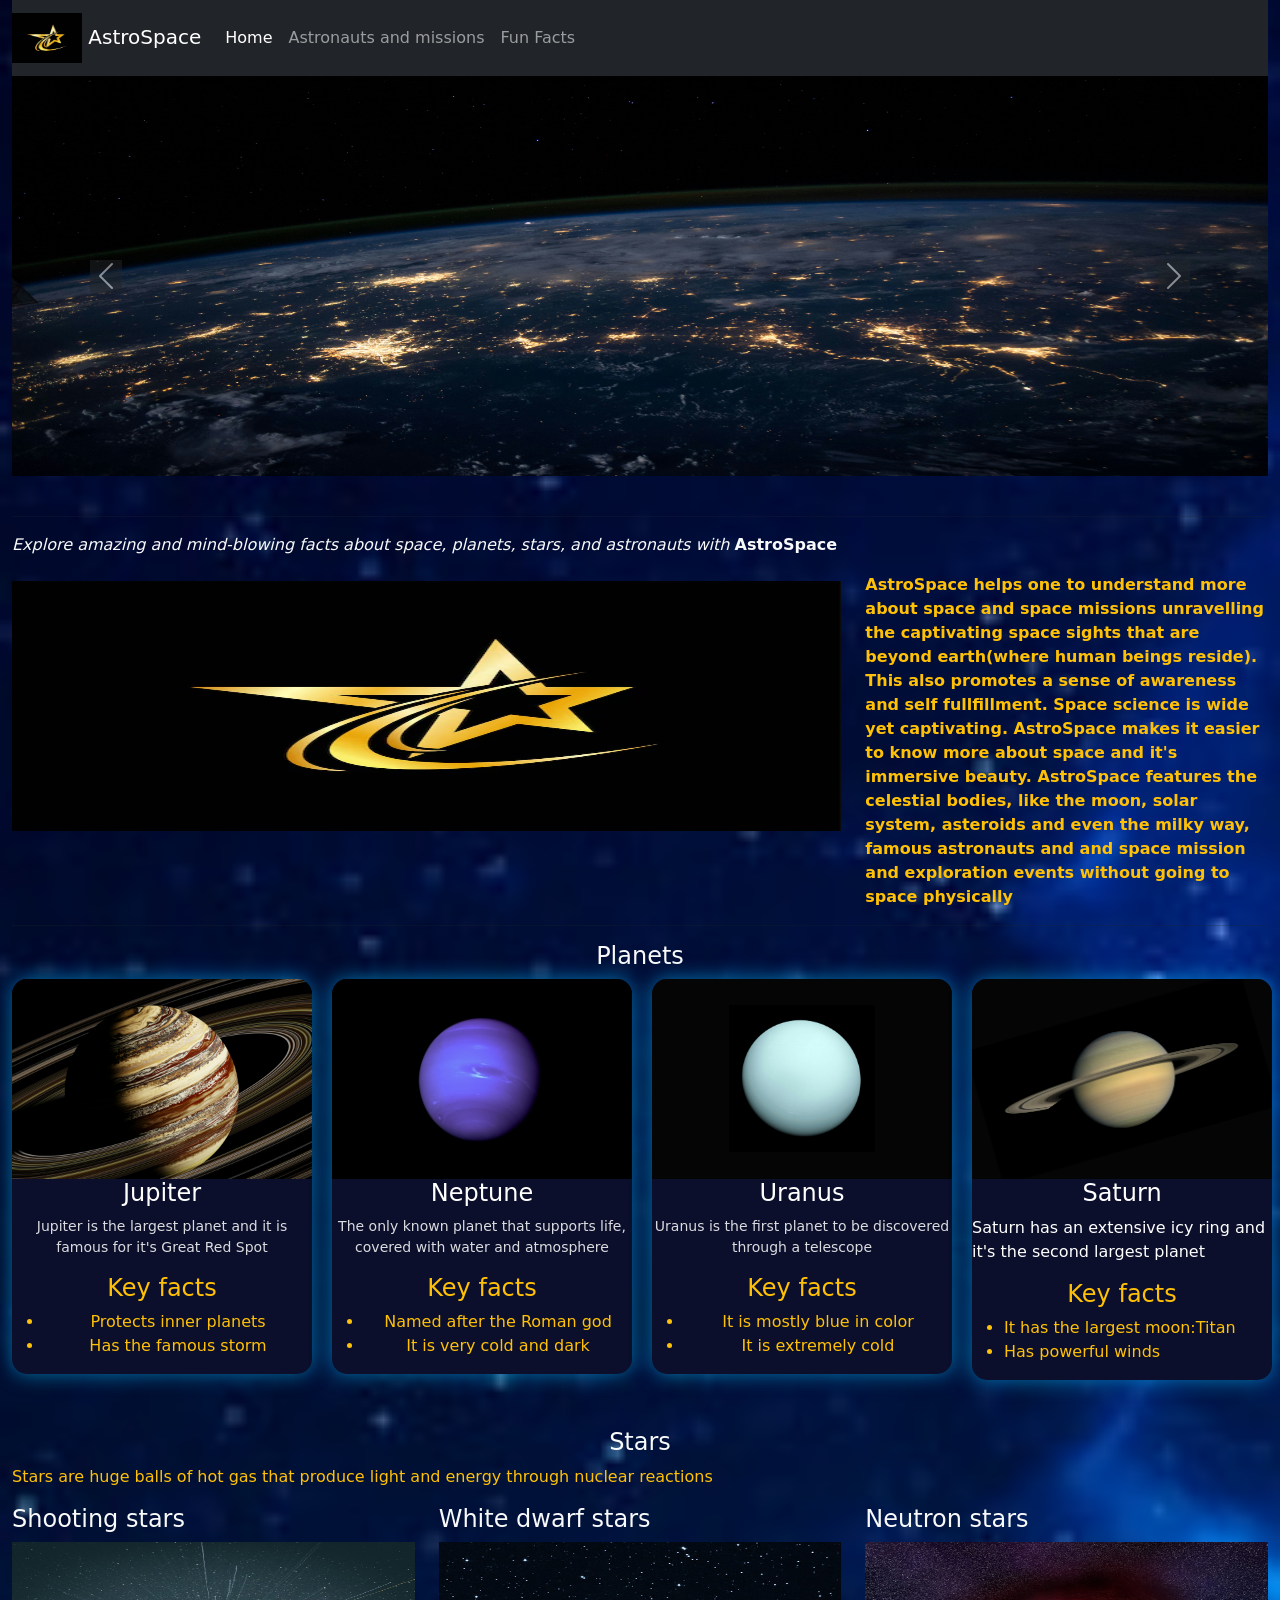
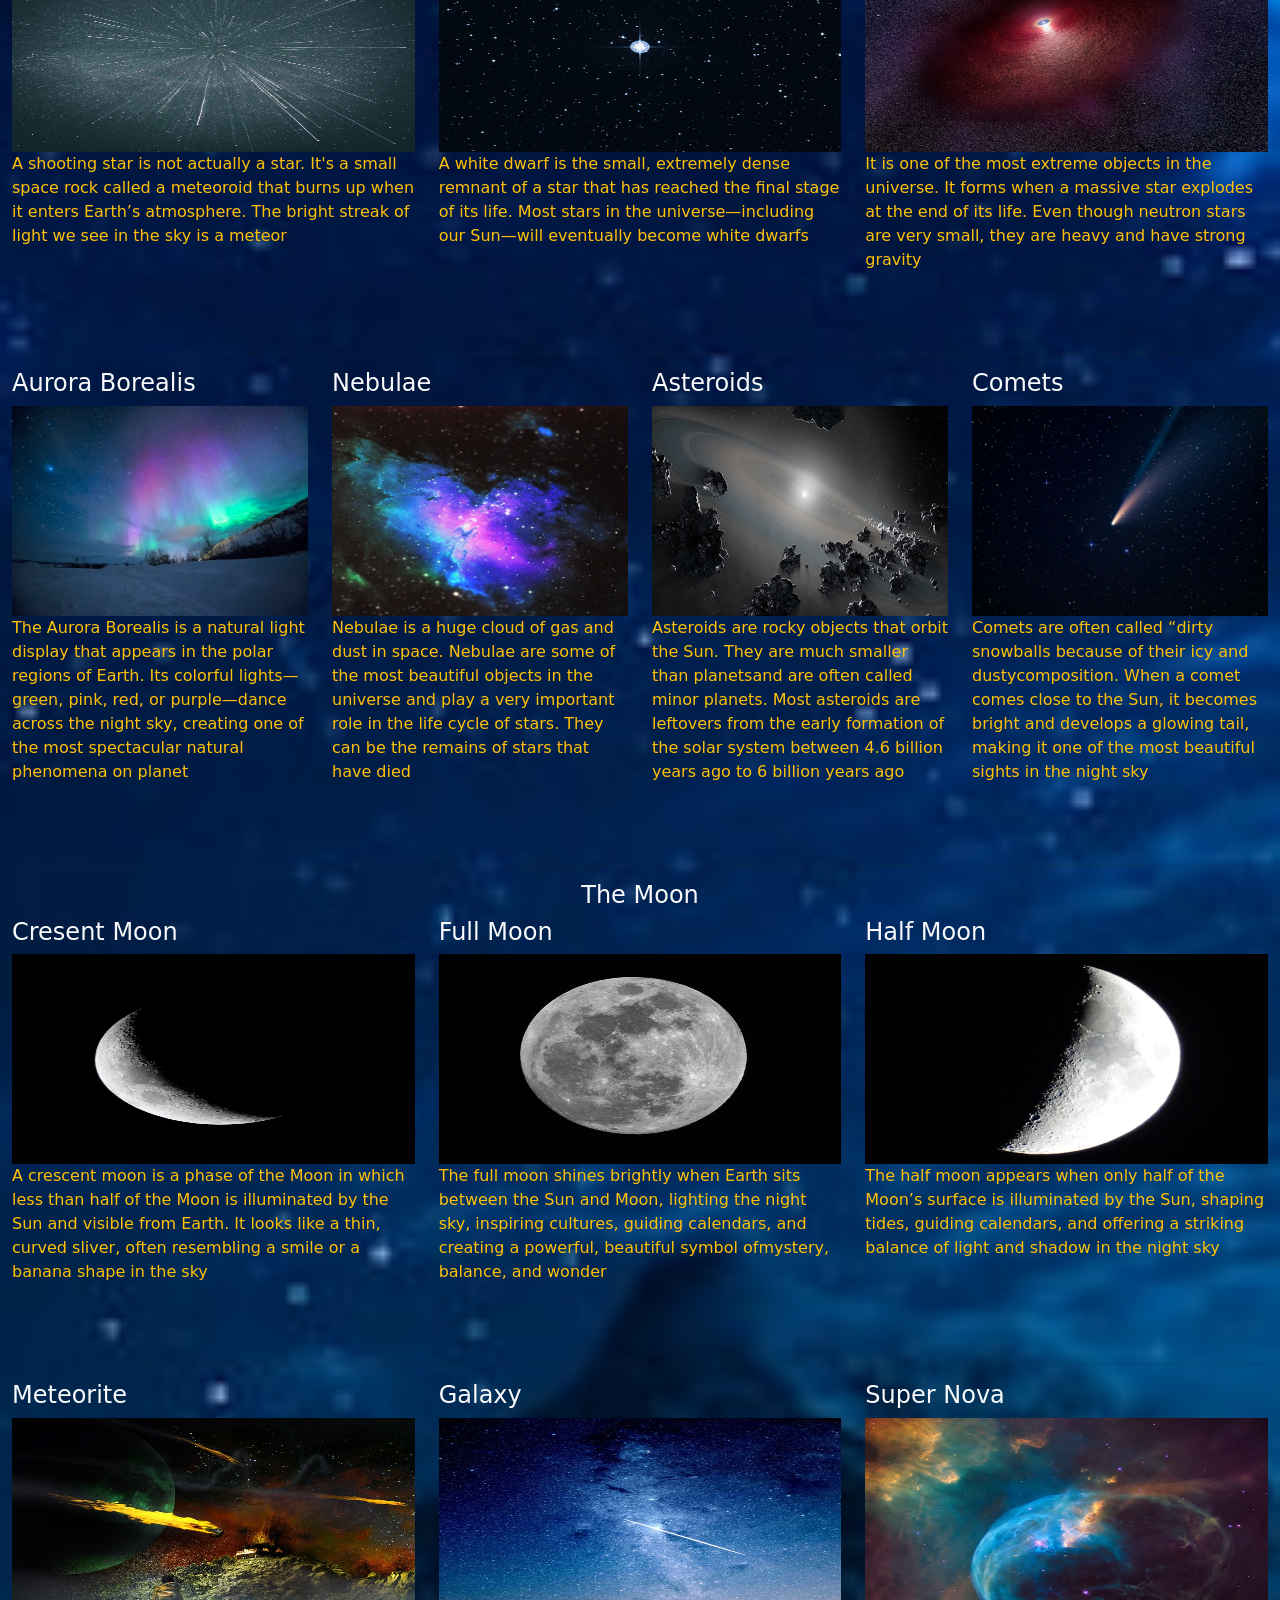
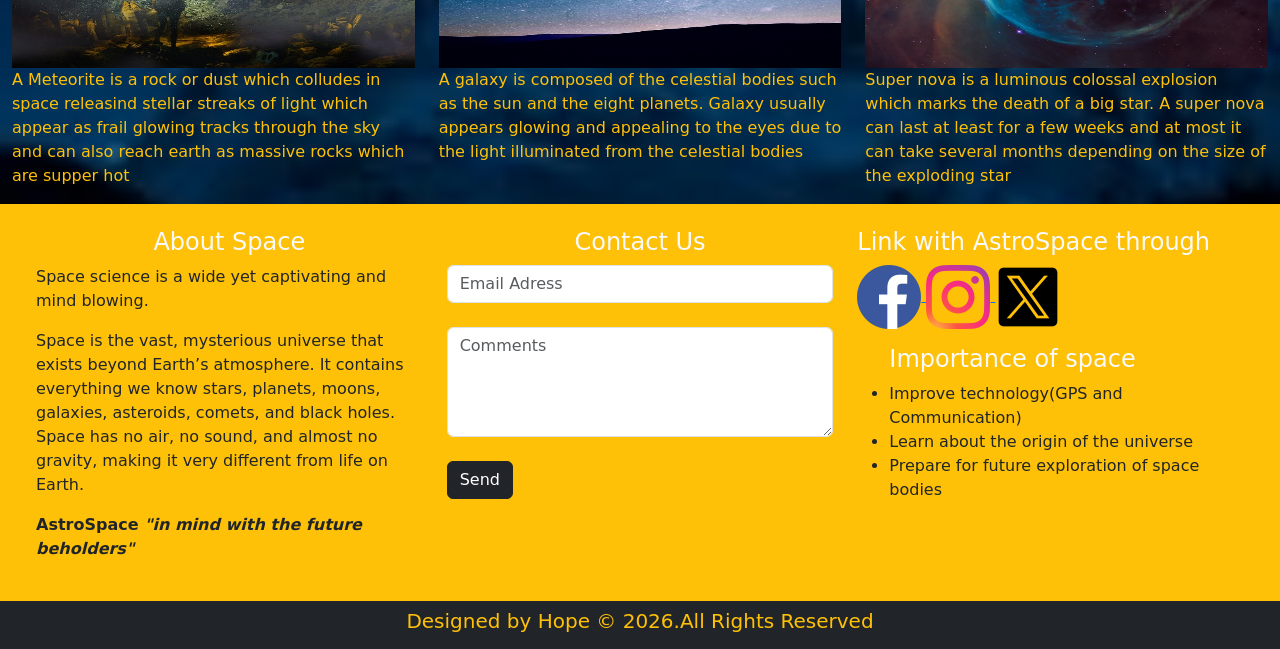
<file: index.html>
<!DOCTYPE html>
<html lang="en">

<head>
    <meta charset="UTF-8">
    <meta name="viewport" content="width=device-width, initial-scale=1.0">
    <title>Document</title>
    <link rel="stylesheet" href="css/bootstrap.css">
    <script src="js/bootstrap.js"></script>
    <link rel="stylesheet" href="styles.css/styles1.css">
</head>

<body class="bg-dark">
    <div class="container-fluid">
        <!-- section one -->
        <section class="row">
            <!-- navbar columns -->
            <div class="col-md-12">
                <nav class="navbar navbar-expand-md navbar-dark bg-dark">
                    <a href="#" class="navbar-brand">
                        <img src="images/gold star logo.jpg" alt="logo" width="70px" height="50px">
                        AstroSpace</a>
                    <button class="navbar-toggler" data-bs-toggle="collapse" data-bs-target="#navbarcollapse" title="Toggle navigation">
                        <span class="navbar-toggler-icon"></span>
                    </button>
                    <!-- nav links -->
                    <div class="collapse navbar-collapse" id="navbarcollapse">
                        <div class="navbar-nav">
                            <a href="index.html" class="nav-link active">Home</a>
                            <a href="mission.html" class="nav-link">Astronauts and missions</a>
                            <a href="funfacts.html" class="nav-link">Fun Facts</a>
                        </div>
                    </div>
                </nav>
            </div>
        </section>
        <!-- end of section 1 -->
        <!-- section 2 -->
        <section class="row">
            <div class="col-md-12">
                <!-- parent of the carousel -->
                <div class="carousel slide" data-bs-ride="carousel" id="mycarousel">
                    <!-- the first part of the carousel -->
                    <div class="carousel-inner">
                        <!-- first image -->
                        <div class="carousel-item active">
                            <img src="images/outer space 3.jpg" alt="outer space 2" class="w-100 d-block"
                                height="400px">
                        </div>
                        <!-- second image -->
                        <div class="carousel-item">
                            <img src="images/outer space.jpg" alt="outer space" class="w-100 d-block" height="400px">
                        </div>
                        <!-- third image -->
                        <div class="carousel-item">
                            <img src="images/night sky.jpg" alt="night sky" class=" w-100 d-block" height="400px">
                        </div>
                        <!-- end of the first part -->

                        <!-- second part -->
                        <a href="#mycarousel" class="carousel-control-prev" data-bs-slide="prev">
                            <span class="carousel-control-prev-icon bg-dark"></span>
                        </a>

                        <!-- third part -->
                        <a href="#mycarousel" class="carousel-control-next" data-bs-slide="next">
                            <span class="carousel-control-next-icon bg-dark"></span>
                        </a>
                    </div>
                </div>
        </section><br>
        <hr>
        <!-- end of section two -->
        <p class="text-light" id="bear"><i>Explore amazing and mind-blowing facts about space, planets, stars, and
                astronauts
                with </i><b>AstroSpace</b></p>
        <!-- section 3 -->
        <section class="row">
            <!-- first child -->
            <div class="col-md-8">
                <h4></h4>
                <img src="images/gold star logo.jpg" alt="outer space" width="100%" height="250px">
            </div>
            <!-- end of first child -->
            <!-- second child -->
            <div class="col-md-4">
                <b class="text-warning">AstroSpace helps one to understand more about space and space missions
                    unravelling the captivating space sights that are beyond earth(where human beings reside). This also
                    promotes a sense of awareness and self fullfillment. Space science is wide yet captivating.
                    AstroSpace makes it easier to know more about space and it's immersive beauty. AstroSpace features
                    the celestial bodies, like the moon, solar system, asteroids and even the milky way, famous
                    astronauts
                    and and space mission and exploration events without going to space physically
                </b>
            </div>
            <!-- end of second child -->
        </section>
        <hr>
        <!-- end of section three -->


        <!-- section four -->
        <section class="row">
            <h4 class="text-light text-center">Planets</h4>
            <div class="col-md-3">
                <div class="planet-card">
                    <img src="images/jupiter.jpg" alt="Planet Earth">
                    <div class="card-body text-center">
                        <h4>Jupiter</h4>
                        <p>Jupiter is the largest planet and it is famous for it's Great Red Spot</p>
                        <h4 class="text-warning text-center">Key facts</h4>
                        <ul class="text-warning">
                            <li>Protects inner planets</li>
                            <li>Has the famous storm</li>
                        </ul>
                    </div>
                </div>
            </div>

            <div class="col-md-3">
                <div class="planet-card">
                    <img src="images/neptune.jpg" alt="">
                    <div class="card-body text-center">
                        <h4>Neptune</h4>
                        <p>The only known planet that supports life, covered with water and atmosphere</p>
                        <h4 class="text-warning text-center">Key facts</h4>
                        <ul class="text-warning">
                            <li>Named after the Roman god</li>
                            <li>It is very cold and dark</li>
                        </ul>
                    </div>
                </div>
            </div>

            <div class="col-md-3">
                <div class="planet-card">
                    <img src="images/uranus.jpg" alt="">
                    <div class="card-body text-center">
                        <h4>Uranus</h4>
                        <p>Uranus is the first planet to be discovered through a telescope</p>
                        <h4 class="text-warning text-center">Key facts</h4>
                        <ul class="text-warning">
                            <li>It is mostly blue in color</li>
                            <li>It is extremely cold</li>
                        </ul>
                    </div>
                </div>
            </div>

            <div class="col-md-3">
                <div class="planet-card">
                    <img src="images/saturn.jpg" alt="">
                    <div>
                        <h4 class="text-center">Saturn</h4>
                        <p>Saturn has an extensive icy ring and it's the second largest planet</p>
                        <h4 class="text-warning text-center">Key facts</h4>
                        <ul class="text-warning">
                            <li>It has the largest moon:Titan</li>
                            <li>Has powerful winds</li>
                        </ul>
                    </div>
                </div>
            </div>
        </section><br><br>

            <!-- section four -->
            <section class="row">
                <h4 class="text-light text-center">Stars</h4>
                <p class="text-warning">Stars are huge balls of hot gas that produce light and energy through nuclear
                    reactions</p>
                <!-- first child -->
                <div class="col-md-4">
                    <h4 class="text-light">Shooting stars</h4>
                    <img src="images/shooting stars.jpg" alt="shooting stars" width="100%" height="210px">
                    <p class="text-warning">A shooting star is not actually a star. It's a small space rock called a
                        meteoroid
                        that burns up when it enters Earth’s atmosphere. The bright streak of light we see in the sky is
                        a
                        meteor</p>
                </div>
                <!-- end of first child -->
                <!-- second child -->
                <div class="col-md-4">
                    <h4 class="text-light">White dwarf stars</h4>
                    <img src="images/stars.jpg" alt="stars" width="100%" height="210px">
                    <p class="text-warning">A white dwarf is the small, extremely dense remnant of a star that has
                        reached the
                        final stage of its life. Most stars in the universe—including our Sun—will eventually become
                        white
                        dwarfs</p>
                </div>
                <!-- end of second child -->
                <!-- third child -->
                <div class="col-md-4">
                    <h4 class="text-light">Neutron stars</h4>
                    <img src="images/neutron stars.jpg" alt="neutron stars" width="100%" height="210px">
                    <p class="text-warning">It is one of the most extreme objects in the universe. It forms when a
                        massive
                        star explodes at the end of its life. Even though neutron stars are very small, they are heavy
                        and
                        have strong gravity</p>
                </div>
                <!-- end of third child -->
            </section><br><br>
            <hr>
            <!-- end of section four -->

            <!-- section five -->
            <section class="row">
                <!-- first child -->
                <div class="col-md-3">
                    <h4 class="text-light">Aurora Borealis</h4>
                    <img src="images/aurora borealis.jpg" alt="aurora" width="100%" height="210px">
                    <p class="text-warning">The Aurora Borealis is a natural light display that appears in the polar
                        regions
                        of Earth. Its colorful lights—green, pink, red, or purple—dance across the night sky, creating
                        one
                        of the most spectacular natural phenomena on planet</p>
                </div>
                <!-- end of first child -->
                <!-- second child -->
                <div class="col-md-3">
                    <h4 class="text-light">Nebulae</h4>
                    <img src="images/nebula.jpg" alt="nebulae" width="100%" height="210px">
                    <p class="text-warning">Nebulae is a huge cloud of gas and dust in space. Nebulae are some of the
                        most
                        beautiful objects in the universe and play a very important role in the life cycle of stars.
                        They
                        can be the remains of stars that have died</p>
                </div>
                <!-- end of second child -->
                <!-- third child -->
                <div class="col-md-3">
                    <h4 class="text-light">Asteroids</h4>
                    <img src="images/asteroids.jpg" alt="asteroids" width="100%" height="210px">
                    <p class="text-warning">Asteroids are rocky objects that orbit the Sun. They are much smaller than
                        planetsand are often called minor planets. Most asteroids are leftovers from the early formation
                        of
                        the solar system between 4.6 billion years ago to 6 billion years ago</p>
                </div>
                <!-- end of third child -->
                <!-- fourth child -->
                <div class="col-md-3">
                    <h4 class="text-light">Comets</h4>
                    <img src="images/comet.jpg" alt="comet" width="100%" height="210px">
                    <p class="text-warning"> Comets are often called “dirty snowballs because of their icy and
                        dustycomposition. When a comet comes close to the Sun, it becomes bright and develops a glowing
                        tail, making it one of the most beautiful sights in the night sky</p>
                </div>
                <!-- end of fourth child -->
            </section><br><br>
            <hr>
            <!-- end of section five -->

            <h4 class="text-center text-light">The Moon</h4>
            <!-- section six -->
            <section class="row">
                <!-- first child -->
                <div class="col-md-4">
                    <h4 class="text-light">Cresent Moon</h4>
                    <img src="images/cre.jpg" alt="cresent moon" width="100%" height="210px">
                    <p class="text-warning">A crescent moon is a phase of the Moon in which less than half of the Moon
                        is illuminated by the Sun and visible from Earth. It looks like a thin, curved sliver, often
                        resembling a smile or a banana shape in the sky</p>
                </div>
                <!-- end of first child -->
                <!-- second child -->
                <div class="col-md-4">
                    <h4 class="text-light">Full Moon</h4>
                    <img src="images/moon.jpg" alt="full moon" width="100%" height="210px">
                    <p class="text-warning">The full moon shines brightly when Earth sits between the Sun and Moon,
                        lighting the night sky, inspiring cultures, guiding calendars, and creating a powerful,
                        beautiful symbol ofmystery, balance, and wonder </p>
                </div>
                <!-- end of second child -->
                <!-- third child -->
                <div class="col-md-4">
                    <h4 class="text-light">Half Moon</h4>
                    <img src="images/half moon.jpg" alt="half moon" width="100%" height="210px">
                    <p class="text-warning">The half moon appears when only half of the Moon’s surface is illuminated by
                        the
                        Sun, shaping tides, guiding calendars, and offering a striking balance of light and shadow in
                        the
                        night sky</p>
                </div>
                <!-- end of third child -->
            </section><br><br>
            <hr>
            <!-- end of section six -->

            <!-- section seven-->
            <section class="row">
                <!-- first child -->
                <div class="col-md-4">
                    <h4 class="text-light">Meteorite</h4>
                    <img src="images/doomsday-2790858_640.jpg" alt="meteor" width="100%" height="250px">
                    <p class="text-warning">A Meteorite is a rock or dust which colludes in space releasind stellar
                        streaks of
                        light which appear as frail glowing tracks through the sky and can also reach earth as massive
                        rocks which are supper hot</p>
                </div>
                <!-- end of first child -->
                <!-- second child -->
                <div class="col-md-4">
                    <h4 class="text-light">Galaxy</h4>
                    <img src="images/galaxie.jpg" alt="galaxy" width="100%" height="250px">
                    <p class="text-warning">A galaxy is composed of the celestial bodies such as the sun and the eight
                        planets. Galaxy usually appears glowing and appealing to the eyes due to the light illuminated
                        from the celestial bodies</p>
                </div>
                <!-- end of second child -->
                <!-- third child -->
                <div class="col-md-4">
                    <h4 class="text-light">Super Nova</h4>
                    <img src="images/super nova.jpg" alt="super nova" width="100%" height="250px">
                    <p class="text-warning">Super nova is a luminous colossal explosion which marks the death of a big
                        star. A
                        super nova can last at least for a few weeks and at most it can take several months depending on
                        the
                        size of the exploding star</p>
                </div>
                <!-- end of third child -->
            </section>
            <!-- end of section seven -->

            <!-- section eight-->
            <section class="row">
                <!-- first child -->
            </section>
            <section class="row bg-warning p-4">
                <!-- first child -->
                <div class="col-md-4 text-dark">
                    <h4 class="text-center text-light">About Space</h4>
                    <p>Space science is a wide yet captivating and mind blowing.</p>
                    <p>Space is the vast, mysterious universe that exists beyond Earth’s atmosphere. It contains
                        everything
                        we know stars, planets, moons, galaxies, asteroids, comets, and black holes. Space has no air,
                        no
                        sound, and almost no gravity, making it very different from life on Earth.</p>
                    <p><b>AstroSpace <i>"in mind with the future beholders"</i></b></p>
                </div>
                <!-- end of first child -->
                <!-- second child -->
                <div class="col-md-4">
                    <h4 class="text-center text-light">Contact Us</h4>
                    <form action="">
                        <input type="email" placeholder="Email Adress" class="form-control"><br>
                        <textarea name="" id="" class="form-control" placeholder="Comments" cols="12"
                            rows="4.5"></textarea><br>
                        <input type="submit" value="Send" class="btn btn-dark">
                    </form>
                </div>
                <!-- end of second child -->
                <!-- third child -->
                <div class="col-md-4">
                    <h4 class="text-start text-light">Link with AstroSpace through</h4>
                    <a href="https://www.facebook.com">
                        <img src="images/fb.png" alt="Facebook">
                    </a>
                    <a href="https://www.instagram.com">
                        <img src="images/in.png" alt="Instagram">
                    </a>
                    <a href="https://www.twitter.com">
                        <img src="images/x.png" alt="X">
                    </a>
                    <p>
                    <ul>
                        <h4 class="text-light">Importance of space</h4>
                        <li>Improve technology(GPS and Communication)</li>
                        <li>Learn about the origin of the universe</li>
                        <li>Prepare for future exploration of space bodies</li>
                    </ul>
                    </p>
                </div>
                <!-- end of third child -->
            </section>
            <!-- end of section eight -->
    </div>
    <footer class="bg-dark text-light text-center p-2">
        <h5 class="text-warning">Designed by Hope &copy; 2026.All Rights Reserved</h5>
    </footer>
</body>

</html>
</file>
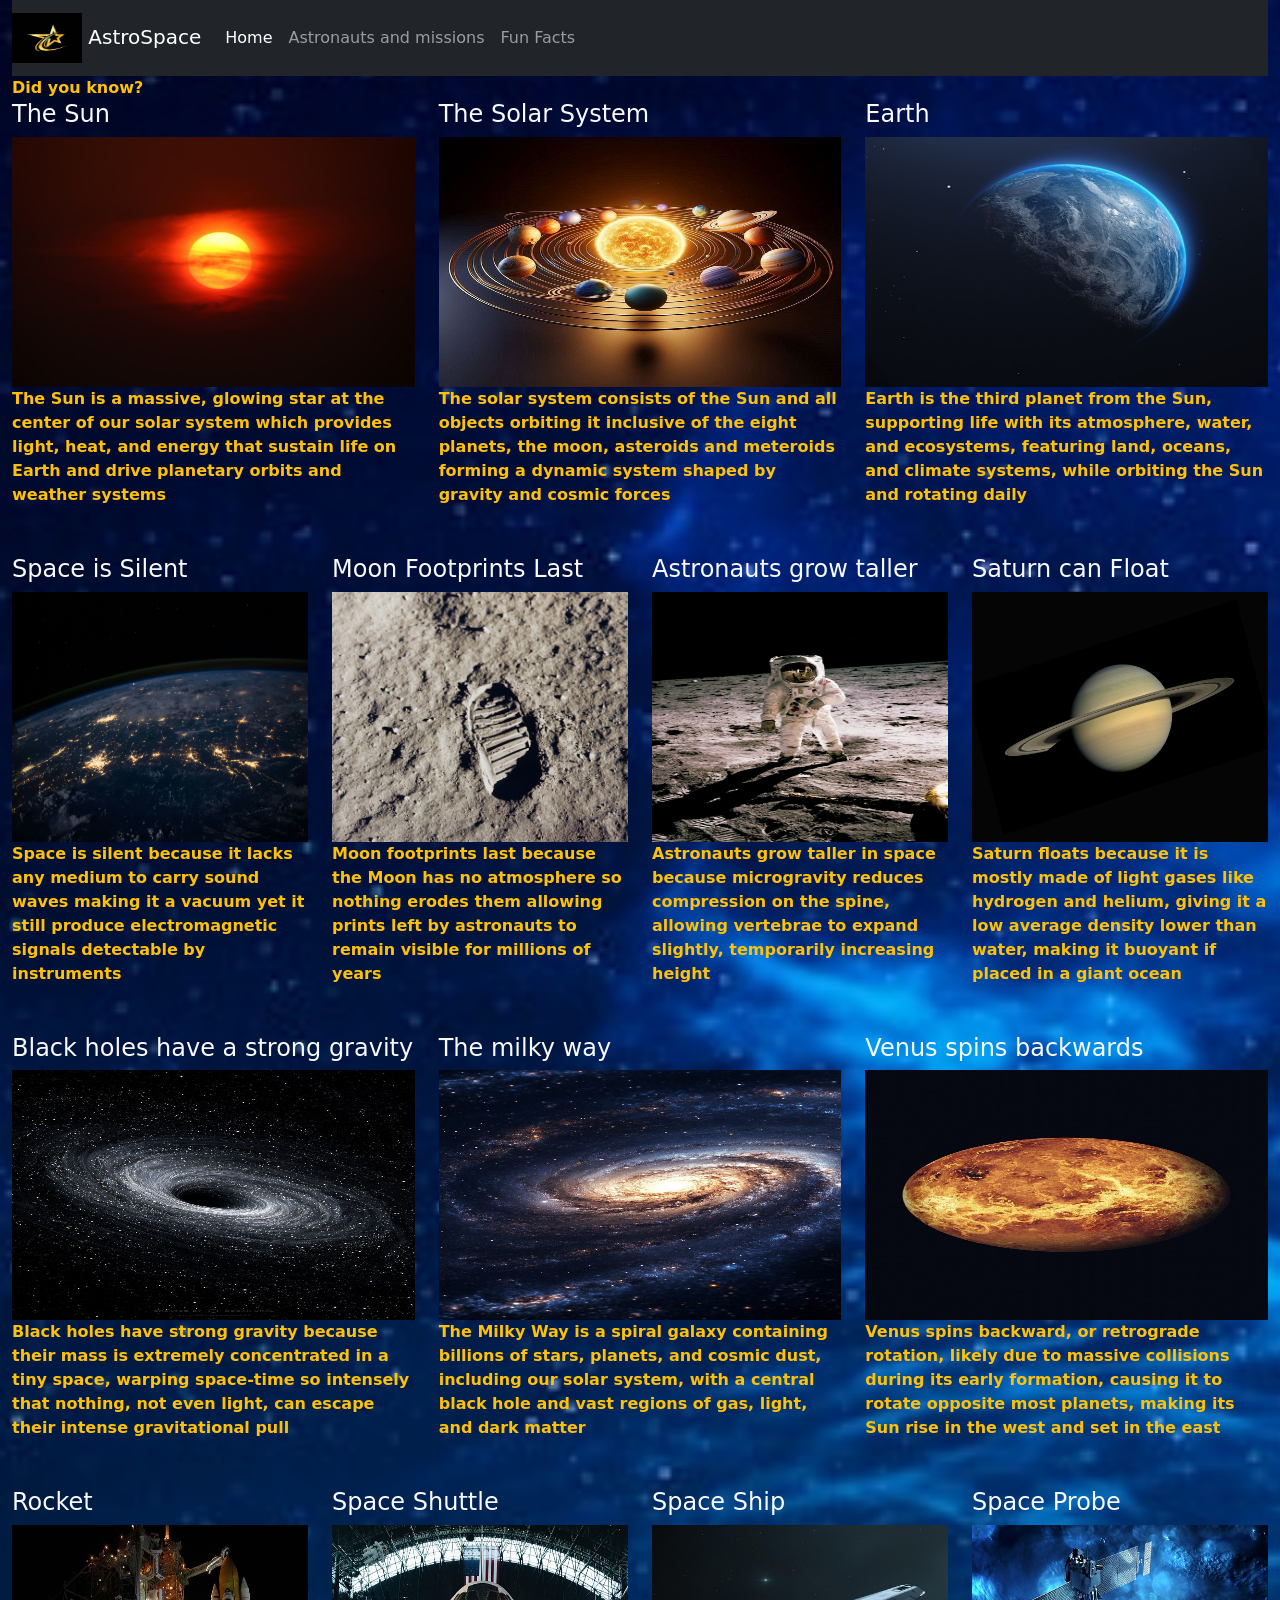
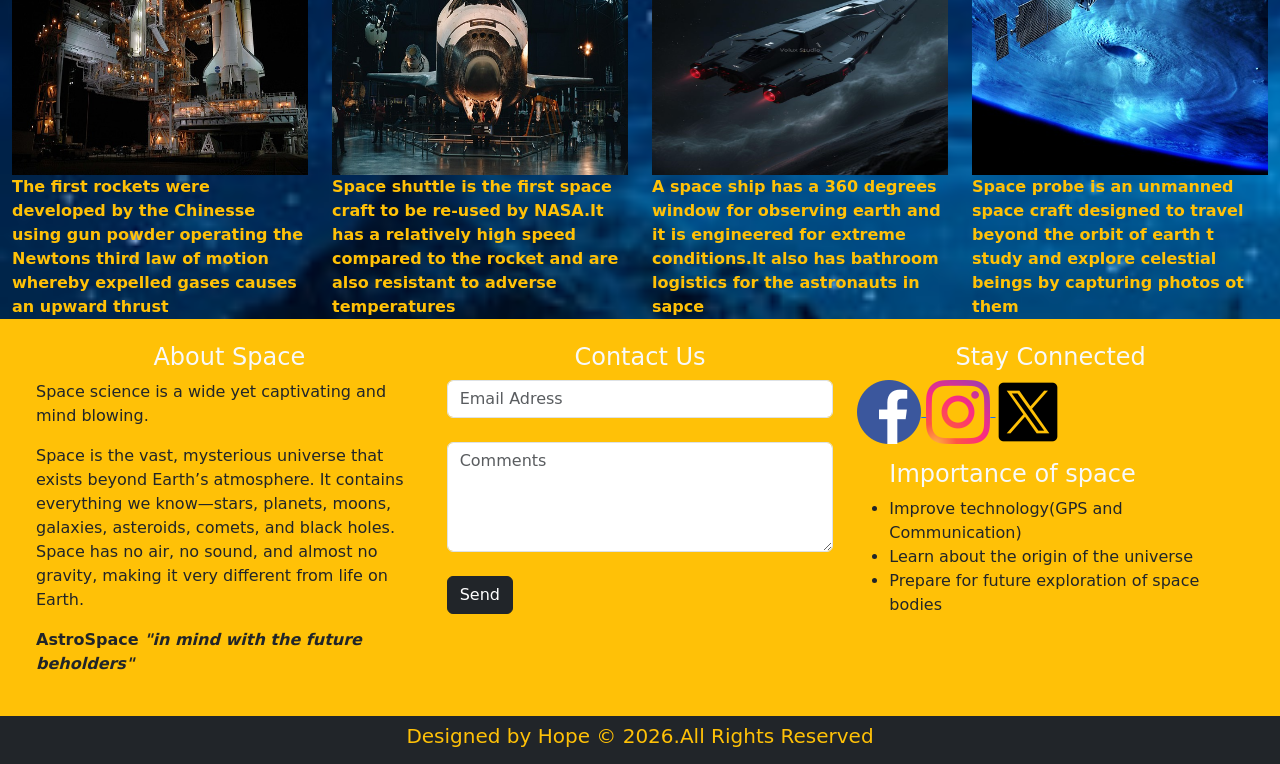
<file: funfacts.html>
<!DOCTYPE html>
<html lang="en">

<head>
    <meta charset="UTF-8">
    <meta name="viewport" content="width=device-width, initial-scale=1.0">
    <title>Document</title>
    <link rel="stylesheet" href="css/bootstrap.css">
    <script src="js/bootstrap.js"></script>
    <link rel="stylesheet" href="styles.css/styles1.css">
</head>

<body class="bg-dark">
    <div class="container-fluid">
        <!-- section one -->
        <section class="row">
            <!-- navbar columns -->
            <div class="col-md-12">
                <nav class="navbar navbar-expand-md navbar-dark bg-dark">
                    <a href="#" class="navbar-brand">
                        <img src="images/gold star logo.jpg" alt="" width="70px" height="50px">
                        AstroSpace</a>
                    <button class="navbar-toggler" data-bs-toggle="collapse" data-bs-target="#navbarcollapse">
                        <span class="navbar-toggler-icon"></span>
                    </button>
                    <!-- nav links -->
                    <div class="collapse navbar-collapse" id="navbarcollapse">
                        <div class="navbar-nav">
                            <a href="index.html" class="nav-link active">Home</a>
                            <a href="mission.html" class="nav-link">Astronauts and missions</a>
                            <a href="funfacts.html" class="nav-link">Fun Facts</a>
                        </div>
                    </div>
                </nav>
            </div>
        </section>
        <!-- end of section 1 -->
        <!-- section 2 -->
        <strong class="text-warning">Did you know?</strong>
        <!-- section two -->
        <section class="row">
            <!-- first child -->
            <div class="col-md-4">
                <h4 class="text-light">The Sun</h4>
                <img src="images/the sun.jpg" alt="sun" width="100%" height="250px">
                <b class="text-warning">The Sun is a massive, glowing star at the center of our solar system which
                    provides light, heat, and energy that sustain life on Earth and drive planetary orbits and weather
                    systems</b>
            </div>
            <!-- child two -->
            <div class="col-md-4">
                <h4 class="text-light">The Solar System</h4>
                <img src="images/beautiful solar system.jpg" alt="solar system" width="100%" height="250px">
                <b class="text-warning">The solar system consists of the Sun and all objects orbiting it inclusive of
                    the eight planets, the moon, asteroids and meteroids forming a dynamic system shaped by gravity and
                    cosmic forces</b>
            </div>
            <!-- end of child two  -->
            <!-- child three -->
            <div class="col-md-4">
                <h4 class="text-light">Earth</h4>
                <img src="images/earth.jpg" alt="earth" width="100%" height="250px">
                <b class="text-warning">Earth is the third planet from the Sun, supporting life with its atmosphere,
                    water, and ecosystems, featuring land, oceans, and climate systems, while orbiting the Sun and
                    rotating daily</b>
            </div>
        </section><br><br>
        <!-- end of section two -->

        <!-- section three -->
        <section class="row">
            <div class="col-md-3">
                <h4 class="text-light">Space is Silent</h4>
                <img src="images/outer space 3.jpg" alt="space is silent" width="100%" height="250px">
                <b class="text-warning">Space is silent because it lacks any medium to carry sound waves making it a
                    vacuum yet it still produce electromagnetic signals detectable by instruments</b>
            </div>
            <!-- end of first child -->
            <!-- second child -->
            <div class="col-md-3">
                <h4 class="text-light">Moon Footprints Last</h4>
                <img src="images/footprint.jpg" alt="footprint" width="100%" height="250px">
                <b class="text-warning">Moon footprints last because the Moon has no atmosphere so nothing erodes them
                    allowing prints left by astronauts to remain visible for millions of years</b>
            </div>
            <!-- end of second child -->
            <!-- third child -->
            <div class="col md 3">
                <h4 class="text-light">Astronauts grow taller</h4>
                <img src="images/astronaut.jpg" alt="astronaut" width="100%" height="250px">
                <b class="text-warning">Astronauts grow taller in space because microgravity reduces compression on the
                    spine, allowing vertebrae to expand slightly, temporarily increasing height</b>
            </div>
            <!-- end of third child -->
            <!-- fourth child -->
            <div class="col md 3">
                <h4 class="text-light">Saturn can Float</h4>
                <img src="images/saturn.jpg" alt="saturn" width="100%" height="250px">
                <b class="text-warning">Saturn floats because it is mostly made of light gases like hydrogen and helium,
                    giving it a low average density lower than water, making it buoyant if placed in a giant ocean</b>
            </div>
        </section><br><br>
        <!-- end of section three -->

        <!-- section four-->
        <section class="row">
            <!-- first child -->
            <div class="col md 4">
                <h4 class="text-light">Black holes have a strong gravity</h4>
                <img src="images/black holes.jpg" alt="black hole" width="100%" height="250px">
                <b class="text-warning">Black holes have strong gravity because their mass is extremely concentrated in
                    a tiny space, warping space-time so intensely that nothing, not even light, can escape their intense
                    gravitational pull</b>
            </div>
            <div class="col-md-4">
                <h4 class="text-light">The milky way</h4>
                <img src="images/milkyway.jpg" alt="milkyway" width="100%" height="250px">
                <b class="text-warning">The Milky Way is a spiral galaxy containing billions of stars, planets, and
                    cosmic dust, including our solar system, with a central black hole and vast regions of gas, light,
                    and dark matter</b>
            </div>
            <div class="col-md-4">
                <h4 class="text-light">Venus spins backwards</h4>
                <img src="images/download.jpg" alt="venus" width="100%" height="250px">
                <b class="text-warning">Venus spins backward, or retrograde rotation, likely due to massive collisions
                    during its early formation, causing it to rotate opposite most planets, making its Sun rise in the
                    west and set in the east</b>
            </div>
        </section><br><br>
        <!-- end of section four-->
        <!-- section five -->
        <section class="row">
            <!-- first child -->
            <div class="col-md-3">
                <h4 class="text-light">Rocket</h4>
                <img src="images/rocket launch.jpg" alt="rocket launch" width="100%" height="250px">
                <b class="text-warning">The first rockets were developed by the Chinesse using gun powder operating the
                    Newtons third law of motion whereby expelled gases causes an upward thrust</b>
            </div>
            <!-- end of first child -->
            <!-- second child -->
            <div class="col-md-3">
                <h4 class="text-light">Space Shuttle</h4>
                <img src="images/spaceshuttle.jpg" alt="space shuttle" width="100%" height="250px">
                <b class="text-warning">Space shuttle is the first space craft to be re-used by NASA.It has a relatively
                    high speed compared to the rocket and are also resistant to adverse temperatures</b>
            </div>
            <!-- end of second child -->
            <!-- third child -->
            <div class="col-md-3">
                <h4 class="text-light">Space Ship</h4>
                <img src="images/Phantom Drift.jpeg" alt="space ship" width="100%" height="250px">
                <b class="text-warning">A space ship has a 360 degrees window for observing earth and it is engineered
                    for extreme conditions.It also has bathroom logistics for the astronauts in sapce</b>
            </div>
            <!-- end of third child -->
            <!-- fourth child -->
            <div class="col-md-3">
                <h4 class="text-light">Space Probe</h4>
                <img src="images/mission-to-mars-2645330_640.jpg" alt="space probe" width="100%" height="250px">
                <b class="text-warning">Space probe is an unmanned space craft designed to travel beyond the orbit of
                    earth t study and explore celestial beings by capturing photos ot them</b>
            </div>
        </section>
        <!-- end of section five-->

        <!-- section six -->
        <section class="row bg-warning p-4">
            <!-- first child -->
            <div class="col-md-4 text-dark">
                <h4 class="text-center text-light">About Space</h4>
                <p>Space science is a wide yet captivating and mind blowing.</p>
                <p>Space is the vast, mysterious universe that exists beyond Earth’s atmosphere. It contains everything
                    we know—stars, planets, moons, galaxies, asteroids, comets, and black holes. Space has no air, no
                    sound, and almost no gravity, making it very different from life on Earth.</p>
                <p><b>AstroSpace <i>"in mind with the future beholders"</i></b></p>
            </div>
            <!-- end of first child -->
            <!-- second child -->
            <div class="col-md-4">
                <h4 class="text-center text-light">Contact Us</h4>
                <form action="">
                    <input type="email" placeholder="Email Adress" class="form-control"><br>
                    <textarea name="" id="" class="form-control" placeholder="Comments" cols="12"
                        rows="4.5"></textarea><br>
                    <input type="submit" value="Send" class="btn btn-dark">
                </form>
            </div>
            <!-- end of second child -->
            <!-- third child -->
            <div class="col-md-4">
                <h4 class="text-center text-light">Stay Connected</h4>
                <a href="https://www.facebook.com">
                    <img src="images/fb.png" alt="Facebook">
                </a>
                <a href="https://www.instagram.com">
                    <img src="images/in.png" alt="Instagram">
                </a>
                <a href="https://www.twitter.com">
                    <img src="images/x.png" alt="X">
                </a>
                <p>
                <ul>
                    <h4 class="text-light">Importance of space</h4>
                    <li>Improve technology(GPS and Communication)</li>
                    <li>Learn about the origin of the universe</li>
                    <li>Prepare for future exploration of space bodies</li>
                </ul>
                </p>
            </div>
            <!-- end of third child -->
        </section>
        <!-- end of section six -->
    </div>
    <footer class="bg-dark text-light text-center p-2">
        <h5 class="text-warning">Designed by Hope &copy; 2026.All Rights Reserved</h5>
    </footer>

</html>
</file>
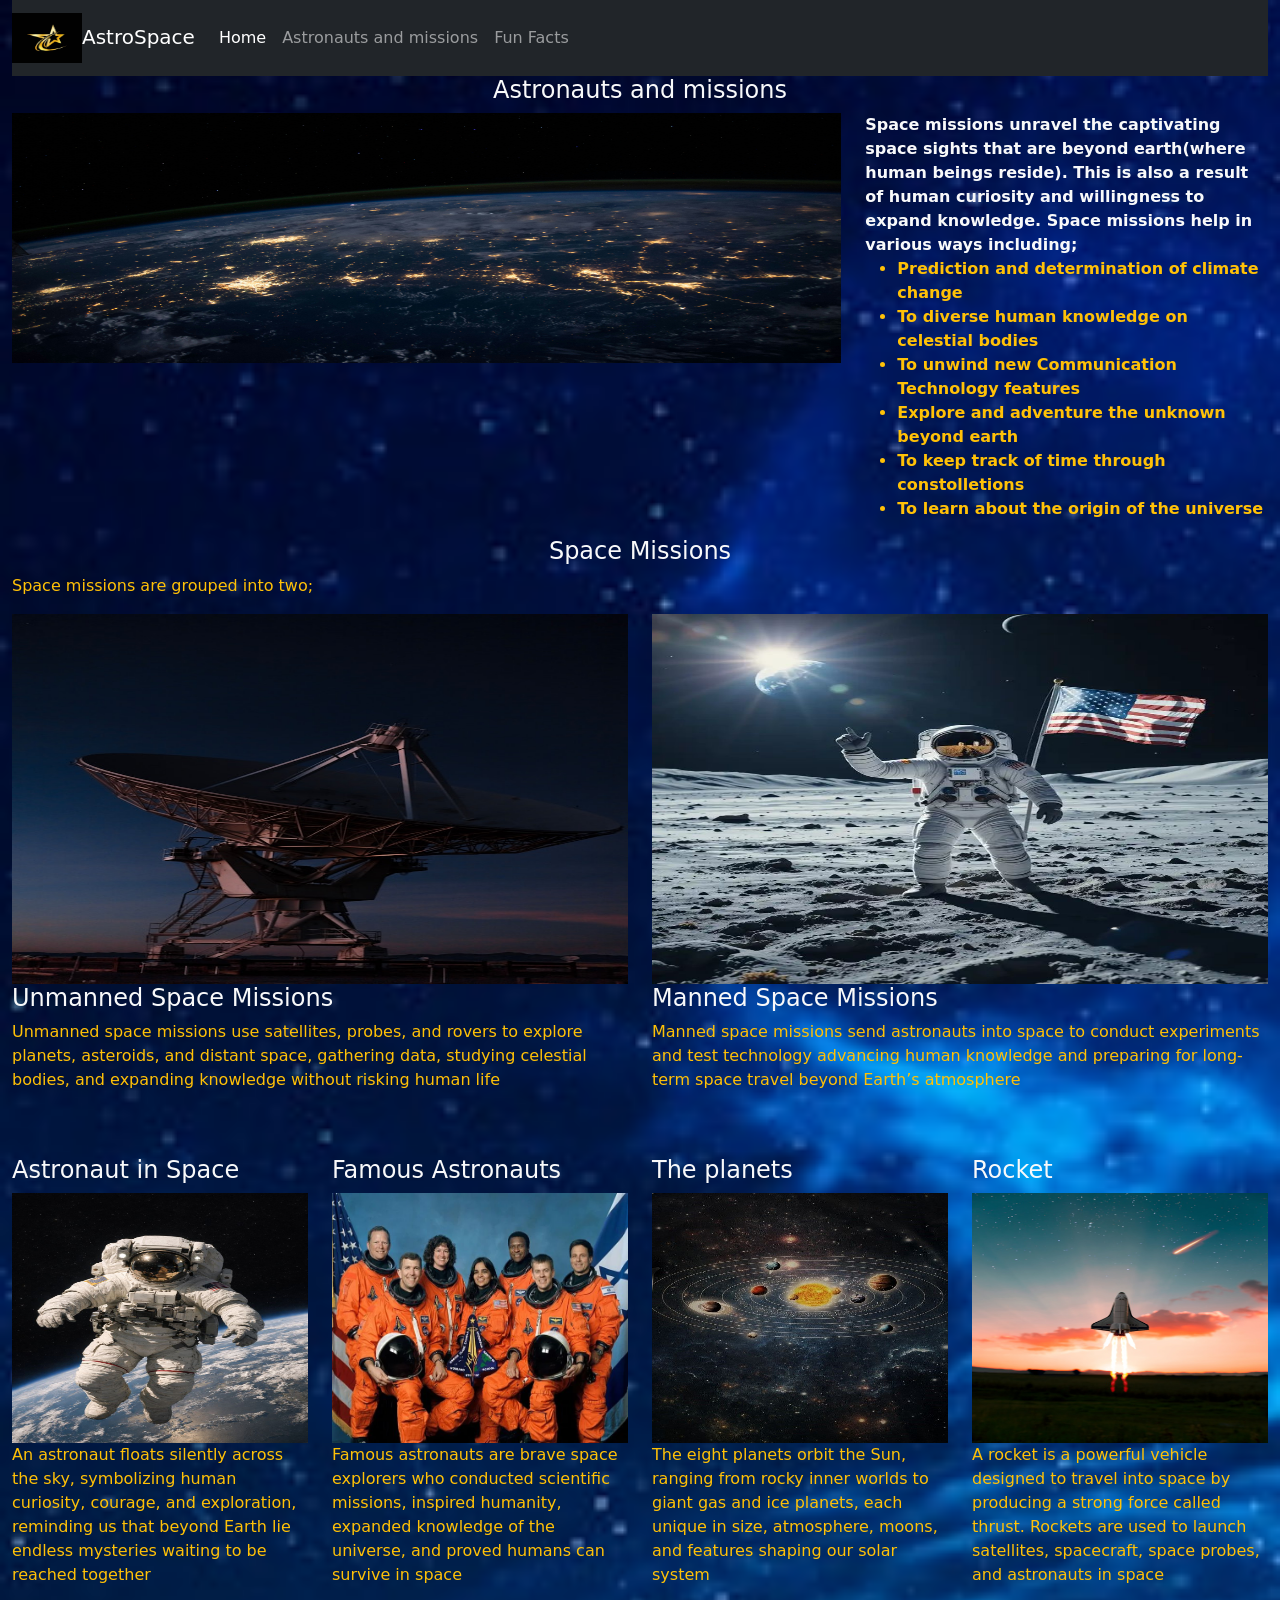
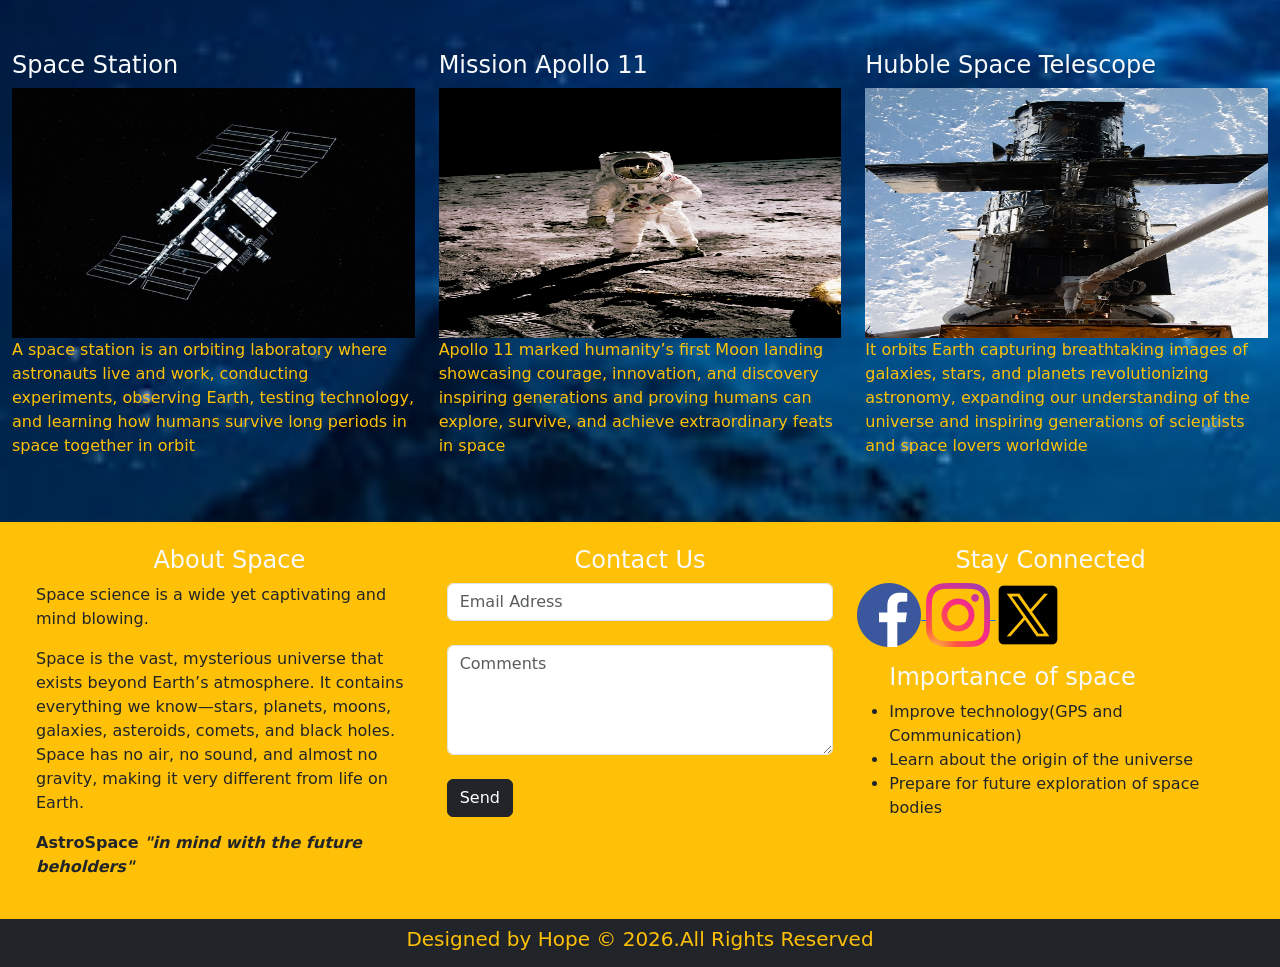
<file: mission.html>
<!DOCTYPE html>
<html lang="en">

<head>
    <meta charset="UTF-8">
    <meta name="viewport" content="width=device-width, initial-scale=1.0">
    <title>Document</title>
    <link rel="stylesheet" href="css/bootstrap.css">
    <script src="js/bootstrap.js"></script>
    <link rel="stylesheet" href="styles.css/styles1.css">

<body class="bg-dark">
    <div class="container-fluid">
        <!-- section one -->
        <section class="row">
            <!-- navbar columns -->
            <div class="col-md-12">
                <nav class="navbar navbar-expand-md navbar-dark bg-dark">
                    <a href="#" class="navbar-brand">
                        <img src="images/gold star logo.jpg" alt="" width="70px" height="50px">AstroSpace</a>
                    <button class="navbar-toggler" data-bs-toggle="collapse" data-bs-target="#navbarcollapse">
                        <span class="navbar-toggler-icon"></span>
                    </button>
                    <!-- nav links -->
                    <div class="collapse navbar-collapse" id="navbarcollapse">
                        <div class="navbar-nav">
                            <a href="index.html" class="nav-link active">Home</a>
                            <a href="mission.html" class="nav-link">Astronauts and missions</a>
                            <a href="funfacts.html" class="nav-link">Fun Facts</a>
                        </div>
                    </div>
                </nav>
            </div>
        </section>
        <!-- end of section 1 -->
          <!-- section four -->
           <h4 class="text-light text-center">Astronauts and missions</h4>
          <section class="row">
            <!-- first child -->
             <div class="col-md-8">
                <img src="images/outer space 3.jpg" alt="outer space" width="100%" height="250px">
             </div>
             <!-- end of first child -->
              <!-- second child -->
               <div class="col-md-4">
                <b class="text-light">Space missions unravel the captivating space sights that are beyond earth(where human beings reside). This is also a result of human curiosity and willingness to expand knowledge. Space missions help in various ways including;
                    <ul class="text-warning">
                        <li>Prediction and determination of climate change</li>
                        <li>To diverse human knowledge on celestial bodies</li>
                        <li>To unwind new Communication Technology features</li>
                        <li>Explore and adventure the unknown beyond earth</li>
                        <li>To keep track of time through constolletions</li>
                        <li>To learn about the origin of the universe</li>
                    </ul>
                </b>
               </div>
               <!-- end of second child -->
          </section>
          <!-- end of section four -->
        <h4 class="text-light text-center">Space Missions</h4>
        <p class="text-warning">Space missions are grouped into two;</p>
        <!-- section -->
        <section class="row">
            <div class="col-md-6">
                <img src="images/satellite.jpg" alt="satellite" width="100%" height="370px">
                <h4 class="text-light">Unmanned Space Missions</h4>
                <p class="text-warning">Unmanned space missions use satellites, probes, and rovers to explore planets,
                    asteroids, and distant space, gathering data, studying celestial bodies, and expanding knowledge
                    without risking human life</p>
            </div>
            <div class="col-md-6">
                <img src="images/astronaut usa flag.jpg" alt="flag" width="100%" height="370px">
                <h4 class="text-light">Manned Space Missions</h4>
                <p class="text-warning">Manned space missions send astronauts into space to conduct experiments and test
                    technology advancing human knowledge and preparing for long-term space travel beyond Earth’s
                    atmosphere</p>
            </div>
        </section><br><br>
        <!-- section two -->
        <section class="row">
            <!-- child one -->
            <div class="col-md-3">
                <h4 class="text-light">Astronaut in Space</h4>
                <img src="images/Astronaut in the sky.jpg" alt="astronaut in the sky" width="100%" height="250px">
                <p class="text-warning">An astronaut floats silently across the sky, symbolizing human curiosity,
                    courage, and exploration, reminding us that beyond Earth lie endless mysteries waiting to be reached
                    together</p>
            </div>
            <div class="col-md-3">
                <h4 class="text-light">Famous Astronauts</h4>
                <img src="images/15 Most Famous Astronauts In the World _ Of All Time - RankRed.jpg"
                    alt="famous astronauts" width="100%" height="250px">
                <p class="text-warning">Famous astronauts are brave space explorers who conducted scientific missions,
                    inspired humanity, expanded knowledge of the universe, and proved humans can survive in space</p>
            </div>
            <div class="col-md-3">
                <h4 class="text-light">The planets</h4>
                <img src="images/all planets.jpg" alt="planets" width="100%" height="250px">
                <p class="text-warning">The eight planets orbit the Sun, ranging from rocky inner worlds to giant gas
                    and ice planets, each unique in size, atmosphere, moons, and features shaping our solar system</p>
            </div>
            <div class="col-md-3">
                <h4 class="text-light">Rocket</h4>
                <img src="images/rocket.jpg" alt="rocket" width="100%" height="250px">
                <p class="text-warning">A rocket is a powerful vehicle designed to travel into space by producing a
                    strong force called thrust. Rockets are used to launch satellites, spacecraft, space probes, and
                    astronauts in space</p>
            </div>
        </section><br><br>
        <!-- end of section two -->
        <!-- section three -->
        <section class="row">
            <!-- first child -->
            <div class="col-md-4">
                <h4 class="text-light">Space Station</h4>
                <img src="images/space station 2.jpg" alt="space station" width="100%" height="250px">
                <p class="text-warning">A space station is an orbiting laboratory where astronauts live and work,
                    conducting experiments, observing Earth, testing technology, and learning how humans survive long
                    periods in space together in orbit</p>
            </div>
            <!--end of first child  -->

            <!-- second child -->
            <div class="col-md-4">
                <h4 class="text-light">Mission Apollo 11</h4>
                <img src="images/mission apollo 11.jpg" alt="Apollo 11" width="100%" height="250px">
                <p class="text-warning">Apollo 11 marked humanity’s first Moon landing showcasing courage, innovation,
                    and discovery inspiring generations and proving humans can explore, survive, and achieve
                    extraordinary feats in space</p>
            </div>
            <!-- end of second child -->
            <!-- third child -->
            <div class="col-md-4">
                <h4 class="text-light">Hubble Space Telescope</h4>
                <img src="images/hubble space telescope.jpg" alt="telescope" width="100%" height="250px">
                <p class="text-warning">It orbits Earth capturing breathtaking images of galaxies, stars, and planets
                    revolutionizing astronomy, expanding our understanding of the universe and inspiring generations of
                    scientists and space lovers worldwide</p>
            </div>
            <!-- end of third child -->
        </section><br><br>
        <!-- end of section three -->

        
        <!-- section five-->
        <section class="row bg-warning p-4">
            <!-- first child -->
            <div class="col-md-4 text-dark">
                <h4 class="text-center text-light">About Space</h4>
                <p>Space science is a wide yet captivating and mind blowing.</p>
                <p>Space is the vast, mysterious universe that exists beyond Earth’s atmosphere. It contains everything
                    we know—stars, planets, moons, galaxies, asteroids, comets, and black holes. Space has no air, no
                    sound, and almost no gravity, making it very different from life on Earth.</p>
                <p><b>AstroSpace <i>"in mind with the future beholders"</i></b></p>
            </div>
            <!-- end of first child -->


            <!-- second child -->
            <div class="col-md-4">
                <h4 class="text-center text-light">Contact Us</h4>
                <form action="">
                    <input type="email" placeholder="Email Adress" class="form-control"><br>
                    <textarea name="" id="" class="form-control" placeholder="Comments" cols="12"
                        rows="4.5"></textarea><br>
                    <input type="submit" value="Send" class="btn btn-dark">
                </form>
            </div>
            <!-- end of second child -->
            <!-- third child -->
            <div class="col-md-4">
                <h4 class="text-center text-light">Stay Connected</h4>
                <a href="https://www.facebook.com">
                    <img src="images/fb.png" alt="Facebook">
                </a>
                <a href="https://www.instagram.com">
                    <img src="images/in.png" alt="Instagram">
                </a>
                <a href="https://www.twitter.com">
                    <img src="images/x.png" alt="X">
                </a>
                <p>
                <ul>
                    <h4 class="text-light">Importance of space</h4>
                    <li>Improve technology(GPS and Communication)</li>
                    <li>Learn about the origin of the universe</li>
                    <li>Prepare for future exploration of space bodies</li>
                </ul>
                </p>
            </div>
            <!-- end of third child -->
        </section>
        <!-- end of section  -->
    </div>
    <footer class="bg-dark text-light text-center p-2">
        <h5 class="text-warning">Designed by Hope &copy; 2026.All Rights Reserved</h5>
    </footer>
</body>

</html>
</file>
<file: styles.css/styles1.css>
body{
    background-image:url("../images/night\ sky.jpg") ;
    background-repeat: no-repeat;
    background-size: cover;
}
#bear{
color: goldenrod;
}
.planet-card {
  width: 300px;
  background: #0b0f2b;
  border-radius: 15px;
  overflow: hidden;
  color: #ffffff;
  box-shadow: 0 0 20px rgba(0, 183, 255, 0.6);
  transition: transform 0.3s, box-shadow 0.3s;
}

.planet-card img {
  width: 100%;
  height: 200px;
  object-fit: cover;
}

.planet-card:hover {
  transform: scale(1.05);
  box-shadow: 0 0 35px rgba(0, 183, 255, 1);
}

.card-body h3 {
  margin-top: 10px;
  color: #00e5ff;
}

.card-body p {
  font-size: 14px;
  opacity: 0.85;
}
</file>
